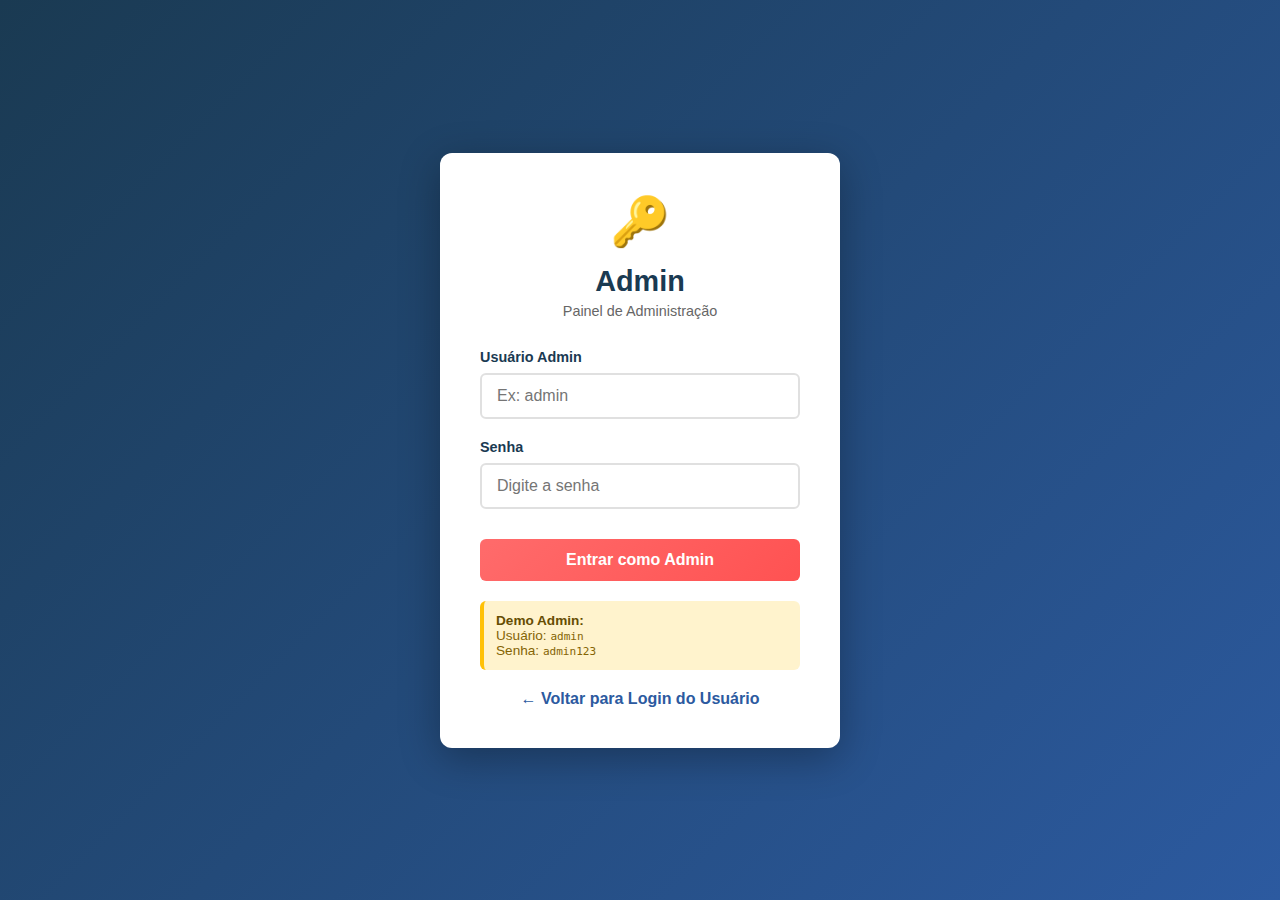
<file: admin-login.html>
<!DOCTYPE html>
<html lang="pt-BR">
<head>
    <meta charset="UTF-8">
    <meta name="viewport" content="width=device-width, initial-scale=1.0">
    <title>Academia - Admin Login</title>
    <style>
        * {
            margin: 0;
            padding: 0;
            box-sizing: border-box;
        }

        body {
            font-family: 'Segoe UI', Tahoma, Geneva, Verdana, sans-serif;
            background: linear-gradient(135deg, #1a3a52 0%, #2c5aa0 100%);
            min-height: 100vh;
            display: flex;
            align-items: center;
            justify-content: center;
        }

        .login-container {
            background: white;
            padding: 40px;
            border-radius: 12px;
            box-shadow: 0 10px 40px rgba(0, 0, 0, 0.3);
            width: 100%;
            max-width: 400px;
        }

        .login-header {
            text-align: center;
            margin-bottom: 30px;
        }

        .login-icon {
            font-size: 3em;
            margin-bottom: 15px;
        }

        .login-header h1 {
            color: #1a3a52;
            font-size: 1.8em;
            margin-bottom: 5px;
        }

        .login-header p {
            color: #666;
            font-size: 0.9em;
        }

        .form-group {
            margin-bottom: 20px;
        }

        .form-group label {
            display: block;
            color: #1a3a52;
            font-weight: 600;
            margin-bottom: 8px;
            font-size: 0.9em;
        }

        .form-group input {
            width: 100%;
            padding: 12px 15px;
            border: 2px solid #e0e0e0;
            border-radius: 6px;
            font-size: 1em;
            transition: all 0.3s ease;
            font-family: 'Segoe UI', Tahoma, Geneva, Verdana, sans-serif;
        }

        .form-group input:focus {
            outline: none;
            border-color: #2c5aa0;
            background: #f0f8f4;
        }

        .btn-login {
            width: 100%;
            padding: 12px;
            background: linear-gradient(135deg, #ff6b6b 0%, #ff5252 100%);
            color: white;
            border: none;
            border-radius: 6px;
            font-size: 1em;
            font-weight: 600;
            cursor: pointer;
            transition: all 0.3s ease;
            margin-top: 10px;
        }

        .btn-login:hover {
            transform: translateY(-2px);
            box-shadow: 0 5px 20px rgba(255, 107, 107, 0.4);
        }

        .error-message {
            color: #ff6b6b;
            background: #ffe0e0;
            padding: 12px;
            border-radius: 6px;
            margin-bottom: 20px;
            font-size: 0.9em;
            border-left: 4px solid #ff6b6b;
            display: none;
        }

        .back-link {
            text-align: center;
            margin-top: 20px;
        }

        .back-link a {
            color: #2c5aa0;
            text-decoration: none;
            font-weight: 600;
        }

        .back-link a:hover {
            text-decoration: underline;
        }

        .demo-info {
            background: #fff3cd;
            padding: 12px;
            border-radius: 6px;
            margin-top: 20px;
            font-size: 0.85em;
            color: #856404;
            border-left: 4px solid #ffc107;
        }

        .demo-info strong {
            color: #664d03;
        }
    </style>
</head>
<body>
    <div class="login-container">
        <div class="login-header">
            <div class="login-icon">🔑</div>
            <h1>Admin</h1>
            <p>Painel de Administração</p>
        </div>

        <div class="error-message" id="errorMessage"></div>

        <form onsubmit="handleAdminLogin(event)">
            <div class="form-group">
                <label for="adminUser">Usuário Admin</label>
                <input type="text" id="adminUser" placeholder="Ex: admin" required>
            </div>

            <div class="form-group">
                <label for="adminPassword">Senha</label>
                <input type="password" id="adminPassword" placeholder="Digite a senha" required>
            </div>

            <button type="submit" class="btn-login">Entrar como Admin</button>
        </form>

        <div class="demo-info">
            <strong>Demo Admin:</strong><br>
            Usuário: <code>admin</code><br>
            Senha: <code>admin123</code>
        </div>

        <div class="back-link">
            <a href="login.html">← Voltar para Login do Usuário</a>
        </div>
    </div>

    <script>
        const ADMIN_CREDENTIALS = {
            username: 'admin',
            password: 'admin123'
        };

        function handleAdminLogin(event) {
            event.preventDefault();
            
            const username = document.getElementById('adminUser').value;
            const password = document.getElementById('adminPassword').value;
            const errorDiv = document.getElementById('errorMessage');

            if (username === ADMIN_CREDENTIALS.username && password === ADMIN_CREDENTIALS.password) {
                localStorage.setItem('adminUser', 'true');
                window.location.href = 'admin.html';
            } else {
                errorDiv.textContent = '❌ Credenciais de admin incorretas!';
                errorDiv.style.display = 'block';
            }
        }

        // Se já está logado como admin, redireciona
        window.addEventListener('load', () => {
            const adminUser = localStorage.getItem('adminUser');
            if (adminUser) {
                window.location.href = 'admin.html';
            }
        });
    </script>
</body>
</html>
</file>
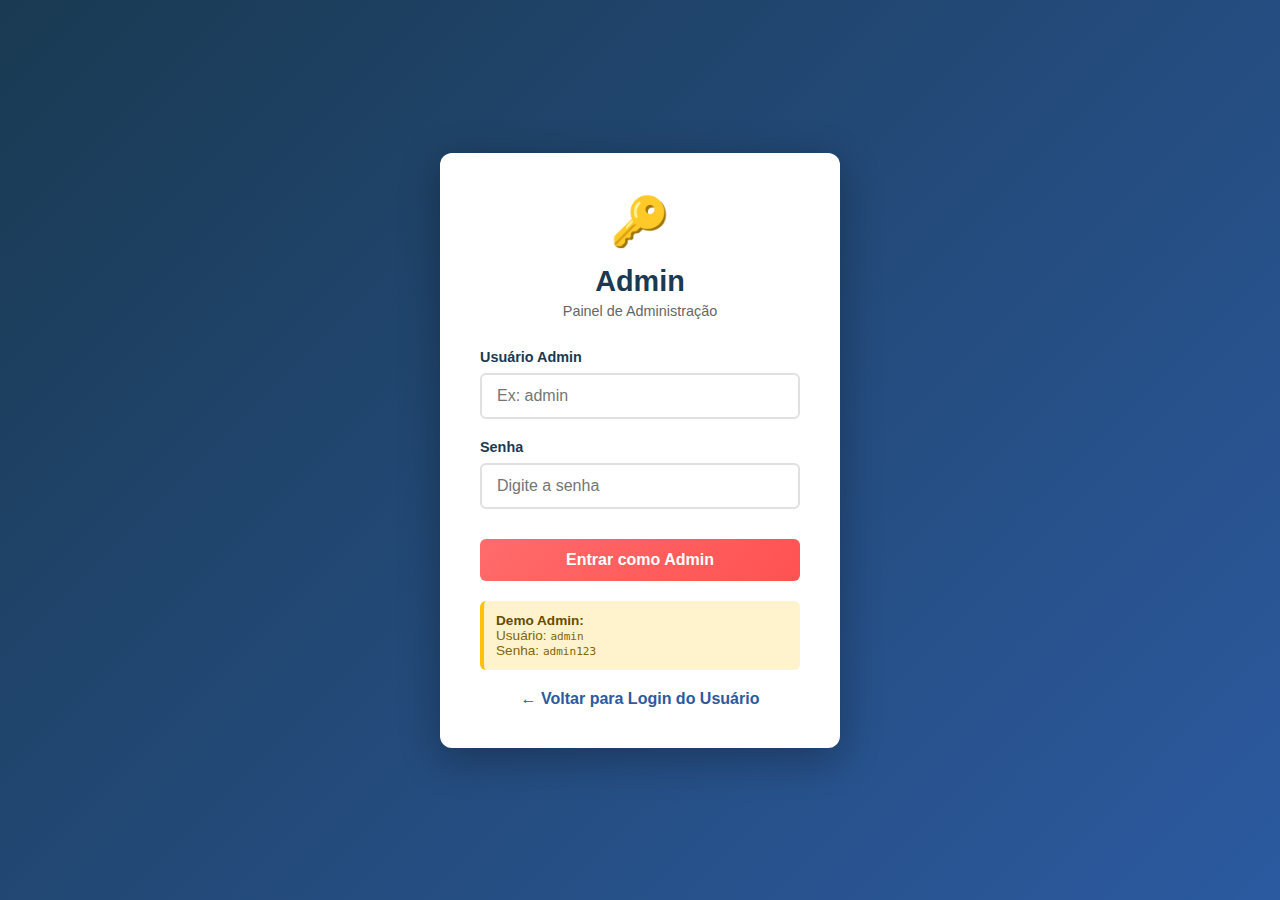
<file: admin.html>
<!DOCTYPE html>
<html lang="pt-BR">
<head>
    <meta charset="UTF-8">
    <meta name="viewport" content="width=device-width, initial-scale=1.0">
    <title>Academia - Painel Admin</title>
    <style>
        * {
            margin: 0;
            padding: 0;
            box-sizing: border-box;
        }

        body {
            font-family: 'Segoe UI', Tahoma, Geneva, Verdana, sans-serif;
            background: #f5f5f5;
        }

        .header {
            background: linear-gradient(135deg, #ff6b6b 0%, #ff5252 100%);
            color: white;
            padding: 20px;
            display: flex;
            justify-content: space-between;
            align-items: center;
            box-shadow: 0 2px 8px rgba(0, 0, 0, 0.1);
        }

        .header h1 {
            font-size: 1.5em;
        }

        .btn-logout {
            background: rgba(255, 255, 255, 0.2);
            color: white;
            border: 2px solid white;
            padding: 8px 16px;
            border-radius: 6px;
            cursor: pointer;
            font-weight: 600;
            transition: all 0.3s ease;
        }

        .btn-logout:hover {
            background: rgba(255, 255, 255, 0.3);
        }

        .container {
            max-width: 1200px;
            margin: 0 auto;
            padding: 20px;
        }

        .tabs {
            display: flex;
            gap: 10px;
            margin-bottom: 20px;
            border-bottom: 2px solid #ddd;
        }

        .tab-btn {
            padding: 12px 20px;
            background: transparent;
            border: none;
            border-bottom: 3px solid transparent;
            cursor: pointer;
            font-weight: 600;
            color: #666;
            transition: all 0.3s ease;
            font-size: 1em;
        }

        .tab-btn.active {
            color: #ff6b6b;
            border-bottom-color: #ff6b6b;
        }

        .tab-content {
            display: none;
        }

        .tab-content.active {
            display: block;
        }

        .form-group {
            margin-bottom: 15px;
        }

        .form-group label {
            display: block;
            color: #333;
            font-weight: 600;
            margin-bottom: 5px;
        }

        .form-group input,
        .form-group select,
        .form-group textarea {
            width: 100%;
            padding: 10px;
            border: 2px solid #ddd;
            border-radius: 6px;
            font-family: 'Segoe UI', Tahoma, Geneva, Verdana, sans-serif;
            font-size: 1em;
        }

        .form-group input:focus,
        .form-group select:focus,
        .form-group textarea:focus {
            outline: none;
            border-color: #ff6b6b;
            background: #fff9f9;
        }

        .btn-primary {
            background: #ff6b6b;
            color: white;
            padding: 10px 20px;
            border: none;
            border-radius: 6px;
            cursor: pointer;
            font-weight: 600;
            transition: all 0.3s ease;
        }

        .btn-primary:hover {
            background: #ff5252;
        }

        .users-list {
            background: white;
            border-radius: 8px;
            box-shadow: 0 2px 8px rgba(0, 0, 0, 0.1);
        }

        .user-item {
            padding: 15px;
            border-bottom: 1px solid #eee;
            display: flex;
            justify-content: space-between;
            align-items: center;
            cursor: pointer;
            transition: all 0.2s ease;
        }

        .user-item:hover {
            background: #f9f9f9;
        }

        .user-item.selected {
            background: #fff3f3;
            border-left: 4px solid #ff6b6b;
        }

        .user-info {
            flex: 1;
        }

        .user-info h3 {
            color: #333;
            margin-bottom: 5px;
        }

        .user-info p {
            color: #666;
            font-size: 0.9em;
        }

        .exercises-grid {
            display: grid;
            grid-template-columns: repeat(auto-fill, minmax(300px, 1fr));
            gap: 15px;
            margin-top: 20px;
        }

        .exercise-card {
            background: white;
            padding: 15px;
            border-radius: 8px;
            box-shadow: 0 2px 8px rgba(0, 0, 0, 0.1);
        }

        .exercise-card h4 {
            color: #333;
            margin-bottom: 10px;
        }

        .exercise-meta {
            font-size: 0.9em;
            color: #666;
        }

        .exercise-meta p {
            margin: 5px 0;
        }

        .modal {
            display: none;
            position: fixed;
            top: 0;
            left: 0;
            width: 100%;
            height: 100%;
            background: rgba(0, 0, 0, 0.5);
            z-index: 1000;
            justify-content: center;
            align-items: center;
        }

        .modal.active {
            display: flex;
        }

        .modal-content {
            background: white;
            padding: 30px;
            border-radius: 8px;
            max-width: 500px;
            width: 90%;
            max-height: 90vh;
            overflow-y: auto;
        }

        .modal-header {
            font-size: 1.3em;
            font-weight: 600;
            color: #333;
            margin-bottom: 20px;
            border-bottom: 2px solid #ff6b6b;
            padding-bottom: 10px;
        }

        .close-modal {
            position: absolute;
            top: 15px;
            right: 15px;
            background: transparent;
            border: none;
            font-size: 1.5em;
            cursor: pointer;
            color: #666;
        }

        .success-message {
            background: #d4edda;
            color: #155724;
            padding: 12px;
            border-radius: 6px;
            margin-bottom: 20px;
            display: none;
        }

        .error-message {
            background: #f8d7da;
            color: #721c24;
            padding: 12px;
            border-radius: 6px;
            margin-bottom: 20px;
            display: none;
        }

        .training-group {
            margin-bottom: 25px;
        }

        .training-group h3 {
            color: #333;
            margin-bottom: 12px;
            padding-bottom: 8px;
            border-bottom: 2px solid #ff6b6b;
        }

        .training-exercise {
            background: #f9f9f9;
            padding: 12px;
            margin-bottom: 8px;
            border-radius: 6px;
            display: flex;
            justify-content: space-between;
            align-items: center;
            border-left: 4px solid #ff6b6b;
        }

        .exercise-details {
            flex: 1;
        }

        .exercise-details p {
            margin: 3px 0;
            font-size: 0.9em;
            color: #666;
        }

        .btn-danger {
            background: #ff6b6b;
            color: white;
            border: none;
            padding: 6px 12px;
            border-radius: 4px;
            cursor: pointer;
            font-weight: 600;
            font-size: 0.9em;
            transition: all 0.2s ease;
        }

        .btn-danger:hover {
            background: #ff5252;
        }

        .add-exercise-form {
            background: #f0f8f4;
            padding: 15px;
            border-radius: 6px;
            margin-top: 15px;
            border-left: 4px solid #4caf50;
        }

        .add-exercise-form h4 {
            color: #333;
            margin-bottom: 12px;
        }

        .exercise-select {
            display: grid;
            grid-template-columns: repeat(auto-fill, minmax(250px, 1fr));
            gap: 10px;
        }

        .exercise-option {
            padding: 10px;
            background: white;
            border: 2px solid #ddd;
            border-radius: 6px;
            cursor: pointer;
            transition: all 0.2s ease;
        }

        .exercise-option:hover {
            border-color: #ff6b6b;
            background: #fff9f9;
        }

        .exercise-option.selected {
            border-color: #ff6b6b;
            background: #fff0f0;
        }

        .exercise-option h4 {
            color: #333;
            font-size: 0.95em;
            margin-bottom: 5px;
        }

        .exercise-option p {
            color: #666;
            font-size: 0.85em;
            margin: 2px 0;
        }
    </style>
</head>
<body>
    <div class="header">
        <h1>🔑 Painel de Administração</h1>
        <button class="btn-logout" onclick="handleAdminLogout()">🚪 Sair</button>
    </div>

    <div class="container">
        <!-- Abas -->
        <div class="tabs">
            <button class="tab-btn active" onclick="switchTab('usuarios')">👥 Usuários</button>
            <button class="tab-btn" onclick="switchTab('exercicios')">💪 Exercícios</button>
            <button class="tab-btn" onclick="switchTab('treinos')">📅 Treinos</button>
            <button class="tab-btn" onclick="switchTab('historico')">📊 Histórico</button>
        </div>

        <!-- Tab: Usuários -->
        <div id="usuarios" class="tab-content active">
            <h2>Gerenciar Usuários</h2>
            <button class="btn-primary" onclick="openUserModal()">+ Novo Usuário</button>
            
            <div class="success-message" id="successMsg"></div>
            <div class="error-message" id="errorMsg"></div>

            <div class="users-list" id="usersList"></div>
        </div>

        <!-- Tab: Exercícios -->
        <div id="exercicios" class="tab-content">
            <h2>Gerenciar Exercícios</h2>
            <button class="btn-primary" onclick="openExerciseModal()">+ Novo Exercício</button>
            
            <div class="exercises-grid" id="exercisesList"></div>
        </div>

        <!-- Tab: Treinos -->
        <div id="treinos" class="tab-content">
            <h2>Gerenciar Treinos dos Usuários</h2>
            <p style="color: #666; margin-bottom: 20px;">Clique em um usuário para editar seu treino.</p>
            
            <div class="users-list" id="usersForTraining"></div>
            <div id="trainingPanel" style="margin-top: 20px; background: white; padding: 20px; border-radius: 8px; box-shadow: 0 2px 8px rgba(0, 0, 0, 0.1); display: none;"></div>
        </div>

        <!-- Tab: Histórico -->
        <div id="historico" class="tab-content">
            <h2>Histórico de Treinos</h2>
            <p style="color: #666; margin-bottom: 20px;">Visualize o histórico de treinos de cada usuário.</p>
            
            <div style="margin-bottom: 20px;">
                <label style="font-weight: 600; color: #333; display: block; margin-bottom: 10px;">Selecione um Usuário:</label>
                <select id="userHistorySelect" onchange="loadUserHistory(this.value)" style="width: 100%; max-width: 400px; padding: 10px; border: 1px solid #ddd; border-radius: 4px; font-size: 1em;">
                    <option value="">-- Selecione um usuário --</option>
                </select>
            </div>
            
            <div id="historyPanel" style="background: white; padding: 20px; border-radius: 8px; box-shadow: 0 2px 8px rgba(0, 0, 0, 0.1);"></div>
        </div>
    </div>

    <!-- Modal Usuário -->
    <div id="userModal" class="modal">
        <div class="modal-content" style="position: relative;">
            <button class="close-modal" onclick="closeUserModal()">×</button>
            <div class="modal-header">Novo Usuário</div>
            <form onsubmit="saveUser(event)">
                <div class="form-group">
                    <label>Nome Completo</label>
                    <input type="text" id="userName" required>
                </div>
                <div class="form-group">
                    <label>Nome de Usuário</label>
                    <input type="text" id="userUsername" required>
                </div>
                <div class="form-group">
                    <label>Senha</label>
                    <input type="password" id="userPassword" required>
                </div>
                <div class="form-group">
                    <label>Rotina</label>
                    <input type="text" id="userRoutine" placeholder="Ex: PPL 1 NOVO">
                </div>
                <div class="form-group">
                    <label>Objetivo</label>
                    <input type="text" id="userGoal" placeholder="Ex: Ganho de Massa">
                </div>
                <button type="submit" class="btn-primary">Salvar Usuário</button>
            </form>
        </div>
    </div>

    <!-- Modal Exercício -->
    <div id="exerciseModal" class="modal">
        <div class="modal-content" style="position: relative;">
            <button class="close-modal" onclick="closeExerciseModal()">×</button>
            <div class="modal-header">Novo Exercício</div>
            <form onsubmit="saveExercise(event)">
                <div class="form-group">
                    <label>Nome do Exercício</label>
                    <input type="text" id="exerciseName" required>
                </div>
                <div class="form-group">
                    <label>Grupo Muscular</label>
                    <select id="exerciseGroup" required>
                        <option value="">Selecione...</option>
                        <option value="push">Push</option>
                        <option value="pull">Pull</option>
                        <option value="legs">Legs</option>
                    </select>
                </div>
                <div class="form-group">
                    <label>Séries</label>
                    <input type="text" id="exerciseSeries" placeholder="Ex: 3x12">
                </div>
                <div class="form-group">
                    <label>Carga</label>
                    <input type="text" id="exerciseLoad" placeholder="Ex: 10kg">
                </div>
                <div class="form-group">
                    <label>Intervalo</label>
                    <input type="text" id="exerciseInterval" placeholder="Ex: 50s">
                </div>
                <div class="form-group">
                    <label>Instruções</label>
                    <textarea id="exerciseInstructions" rows="4"></textarea>
                </div>
                <button type="submit" class="btn-primary">Salvar Exercício</button>
            </form>
        </div>
    </div>

    <script>
        const DEMO_USERS = {
            'Leandro': {
                password: '123456',
                id: 1,
                name: 'Leandro Barba',
                routine: 'PPL 1 NOVO',
                goal: 'Redução de gordura/Hipertrofia - Intermediário'
            },
            'João': {
                password: 'senha123',
                id: 2,
                name: 'João Silva',
                routine: 'Full Body',
                goal: 'Ganho de Massa'
            },
            'Maria': {
                password: 'senha123',
                id: 3,
                name: 'Maria Santos',
                routine: 'ABCD',
                goal: 'Ganho de Massa'
            }
        };

        let allUsers = { ...DEMO_USERS };
        let selectedUser = null;

        // Exercícios de demo - COMPLETA BIBLIOTECA COM 19 EXERCÍCIOS
        const DEMO_EXERCISES = {
            // PUSH (10 exercícios)
            1: { name: 'Supino reto barra', grupo: 'push', series: '3x12 drop set', load: '80kg', interval: '50s', instructions: 'Drop set na última série', id: 1 },
            2: { name: 'Supino inclinado 30 halteres', grupo: 'push', series: '3x10/10/6', load: '20kg', interval: '50s', instructions: 'Progressivo em carga', id: 2 },
            3: { name: 'Crucifixo Fly ou PecDeck máquina', grupo: 'push', series: '3x12', load: '40kg', interval: '45s', instructions: 'Movimento controlado', id: 3 },
            4: { name: 'Crucifixo polia alta', grupo: 'push', series: '1x25', load: '25kg', interval: '50s', instructions: 'Série única com bastante volume', id: 4 },
            5: { name: 'Desenvolvimento máquina', grupo: 'push', series: '4x12', load: '60kg', interval: '50s', instructions: 'Cotovelos nunca trancam', id: 5 },
            6: { name: 'Tríceps francês barra polia baixa', grupo: 'push', series: '4x12', load: '40kg', interval: '50s', instructions: 'Cotovelos fixos, estenda completamente', id: 6 },
            7: { name: 'Tríceps francês corda polia baixa', grupo: 'push', series: '3x12-15', load: '35kg', interval: '45s', instructions: 'Puxe a corda em direção às coxas', id: 7 },
            8: { name: 'Pulley tríceps barra reta', grupo: 'push', series: '3x12-15', load: '30kg', interval: '45s', instructions: 'Palmas para baixo, cotovelos fixos', id: 8 },
            9: { name: 'Pulley tríceps supinado', grupo: 'push', series: '3x12-15', load: '25kg', interval: '45s', instructions: 'Palmas para cima, movimento controlado', id: 9 },
            10: { name: 'Tríceps pulley corda', grupo: 'push', series: '3x12-15', load: '35kg', interval: '45s', instructions: 'Afaste a corda no final do movimento', id: 10 },
            
            // PULL (6 exercícios)
            11: { name: 'Puxada frontal aberta', grupo: 'pull', series: '4x8-10', load: '80kg', interval: '60s', instructions: 'Puxe até o peito, puxe com escápula', id: 11 },
            12: { name: 'Puxada frontal aberta (variação)', grupo: 'pull', series: '4x8-10', load: '75kg', interval: '60s', instructions: 'Pegada mais fechada, puxe até queixo', id: 12 },
            13: { name: 'Remada sentada máquina', grupo: 'pull', series: '4x10-12', load: '90kg', interval: '60s', instructions: 'Costas eretas, puxe para abdômen', id: 13 },
            14: { name: 'Rosca em Pé Halteres', grupo: 'pull', series: '3x8-10', load: '18kg', interval: '60s', instructions: 'Cotovelos fixos, sem balançar corpo', id: 14 },
            15: { name: 'Rosca Bíceps Halteres', grupo: 'pull', series: '3x8-10', load: '18kg', interval: '60s', instructions: 'Movimento alternado ou simultâneo', id: 15 },
            16: { name: 'Rosca Direta em Pé Polia baixa', grupo: 'pull', series: '3x10-12', load: '35kg', interval: '50s', instructions: 'Cotovelos fixos, movimento controlado', id: 16 },
            
            // LEGS (3 exercícios)
            17: { name: 'Agachamento Livre', grupo: 'legs', series: '4x8-10', load: '120kg', interval: '90s', instructions: 'Profundidade até paralelo, peito para cima', id: 17 },
            18: { name: 'Legpress Horizontal', grupo: 'legs', series: '4x8-10', load: '280kg', interval: '60s', instructions: 'Pés afastados, não tranque joelhos', id: 18 },
            19: { name: 'Cadeira Adutora', grupo: 'legs', series: '3x12-15', load: '80kg', interval: '45s', instructions: 'Aduto as coxas completamente', id: 19 }
        };

        function checkAdminLogin() {
            if (!localStorage.getItem('adminUser')) {
                window.location.href = 'admin-login.html';
            }
        }

        function handleAdminLogout() {
            if (confirm('Tem certeza que deseja sair?')) {
                localStorage.removeItem('adminUser');
                window.location.href = 'admin-login.html';
            }
        }

        function switchTab(tabName) {
            document.querySelectorAll('.tab-content').forEach(tab => tab.classList.remove('active'));
            document.querySelectorAll('.tab-btn').forEach(btn => btn.classList.remove('active'));
            
            document.getElementById(tabName).classList.add('active');
            event.target.classList.add('active');

            if (tabName === 'usuarios') loadUsers();
            if (tabName === 'exercicios') loadExercises();
            if (tabName === 'treinos') loadUsersForTraining();
            if (tabName === 'historico') loadHistoricoTab();
        }

        function loadUsers() {
            const usersList = document.getElementById('usersList');
            usersList.innerHTML = Object.entries(allUsers).map(([username, user]) => `
                <div class="user-item">
                    <div class="user-info">
                        <h3>${user.name}</h3>
                        <p>Usuário: ${username}</p>
                        <p>Rotina: ${user.routine}</p>
                        <p>Objetivo: ${user.goal}</p>
                    </div>
                </div>
            `).join('');
        }

        function loadExercises() {
            let exercises = JSON.parse(localStorage.getItem('allExercises'));
            
            // Se não houver exercícios, usa os de demo
            if (!exercises || Object.keys(exercises).length === 0) {
                exercises = DEMO_EXERCISES;
                localStorage.setItem('allExercises', JSON.stringify(exercises));
            }
            
            const exercisesList = document.getElementById('exercisesList');
            
            if (Object.keys(exercises).length === 0) {
                exercisesList.innerHTML = '<p style="grid-column: 1/-1; text-align: center; padding: 40px; color: #666;">Nenhum exercício cadastrado ainda.</p>';
                return;
            }

            // Agrupar exercícios por categoria
            const grouped = {
                push: [],
                pull: [],
                legs: []
            };
            
            Object.entries(exercises).forEach(([id, ex]) => {
                if (grouped[ex.grupo]) {
                    grouped[ex.grupo].push([id, ex]);
                }
            });

            // Renderizar por grupos
            let html = '';
            const groupIcons = { push: '💪', pull: '🔙', legs: '🦵' };
            const groupNames = { push: 'Push (Peito, Ombro, Tríceps)', pull: 'Pull (Costas, Bíceps)', legs: 'Legs (Pernas)' };
            
            Object.entries(grouped).forEach(([group, items]) => {
                if (items.length > 0) {
                    html += `
                        <div style="margin-bottom: 30px;">
                            <h3 style="color: #ff6b6b; margin-bottom: 15px; font-size: 1.2em;">
                                ${groupIcons[group]} ${groupNames[group]} (${items.length} exercícios)
                            </h3>
                            <div style="display: grid; grid-template-columns: repeat(auto-fill, minmax(300px, 1fr)); gap: 15px;">
                    `;
                    
                    items.forEach(([id, ex]) => {
                        html += `
                            <div class="exercise-card" style="background: white; padding: 15px; border-radius: 8px; box-shadow: 0 2px 8px rgba(0,0,0,0.1); border-left: 4px solid #ff6b6b;">
                                <h4 style="color: #333; margin-bottom: 10px;">${ex.name}</h4>
                                <div class="exercise-meta" style="font-size: 0.9em;">
                                    <p><strong>Séries:</strong> ${ex.series}</p>
                                    <p><strong>Carga:</strong> ${ex.load}</p>
                                    <p><strong>Intervalo:</strong> ${ex.interval}</p>
                                    <p style="margin-top: 8px; color: #666; font-size: 0.85em; font-style: italic;">${ex.instructions}</p>
                                </div>
                            </div>
                        `;
                    });
                    
                    html += `
                            </div>
                        </div>
                    `;
                }
            });
            
            exercisesList.innerHTML = html;
        }

        function openUserModal() {
            document.getElementById('userModal').classList.add('active');
        }

        function closeUserModal() {
            document.getElementById('userModal').classList.remove('active');
            document.getElementById('userName').value = '';
            document.getElementById('userUsername').value = '';
            document.getElementById('userPassword').value = '';
            document.getElementById('userRoutine').value = '';
            document.getElementById('userGoal').value = '';
        }

        function saveUser(event) {
            event.preventDefault();
            
            const name = document.getElementById('userName').value;
            const username = document.getElementById('userUsername').value;
            const password = document.getElementById('userPassword').value;
            const routine = document.getElementById('userRoutine').value;
            const goal = document.getElementById('userGoal').value;

            if (allUsers[username]) {
                alert('Este nome de usuário já existe!');
                return;
            }

            const newId = Math.max(...Object.values(allUsers).map(u => u.id), 0) + 1;
            allUsers[username] = { name, password, id: newId, routine, goal };

            localStorage.setItem('allUsers', JSON.stringify(allUsers));

            showSuccess('Usuário criado com sucesso!');
            closeUserModal();
            loadUsers();
        }

        function openExerciseModal() {
            document.getElementById('exerciseModal').classList.add('active');
        }

        function closeExerciseModal() {
            document.getElementById('exerciseModal').classList.remove('active');
        }

        function saveExercise(event) {
            event.preventDefault();

            const name = document.getElementById('exerciseName').value;
            const grupo = document.getElementById('exerciseGroup').value;
            const series = document.getElementById('exerciseSeries').value;
            const load = document.getElementById('exerciseLoad').value;
            const interval = document.getElementById('exerciseInterval').value;
            const instructions = document.getElementById('exerciseInstructions').value;

            let exercises = JSON.parse(localStorage.getItem('allExercises')) || {};
            const newId = Math.max(...Object.keys(exercises).map(Number), 0) + 1;

            exercises[newId] = { name, grupo, series, load, interval, instructions, id: newId };
            localStorage.setItem('allExercises', JSON.stringify(exercises));

            showSuccess('Exercício criado com sucesso!');
            closeExerciseModal();
            loadExercises();
        }

        function loadUsersForTraining() {
            const usersList = document.getElementById('usersForTraining');
            usersList.innerHTML = Object.entries(allUsers).map(([username, user]) => `
                <div class="user-item" onclick="selectUserForTraining('${username}')">
                    <div class="user-info">
                        <h3>${user.name}</h3>
                        <p>Usuário: ${username}</p>
                    </div>
                </div>
            `).join('');
        }

        function selectUserForTraining(username) {
            selectedUser = username;
            document.querySelectorAll('#usersForTraining .user-item').forEach(item => {
                item.classList.remove('selected');
            });
            event.currentTarget.classList.add('selected');

            loadUserTraining();
        }

        function loadUserTraining() {
            if (!selectedUser) return;

            const panel = document.getElementById('trainingPanel');
            let allExercises = JSON.parse(localStorage.getItem('allExercises'));
            
            // Se não houver exercícios salvos, usa os de demo
            if (!allExercises || Object.keys(allExercises).length === 0) {
                allExercises = DEMO_EXERCISES;
                localStorage.setItem('allExercises', JSON.stringify(DEMO_EXERCISES));
            }
            
            const userTraining = JSON.parse(localStorage.getItem(`training_${selectedUser}`)) || {};

            panel.style.display = 'block';

            let html = `<h3>📅 Treino de ${allUsers[selectedUser].name}</h3>`;

            ['push', 'pull', 'legs'].forEach(grupo => {
                const groupExercises = Object.entries(allExercises).filter(([id, ex]) => ex.grupo === grupo);
                const userGroupExercises = userTraining[grupo] || [];

                html += `<div class="training-group">
                    <h3>${grupo === 'push' ? '💪 Push' : grupo === 'pull' ? '🔙 Pull' : '🦵 Legs'}</h3>`;

                if (userGroupExercises.length > 0) {
                    html += userGroupExercises.map(exId => {
                        const ex = allExercises[exId];
                        if (!ex) return '';
                        
                        // Carrega valores customizados ou usa os padrões
                        let customTraining = JSON.parse(localStorage.getItem(`custom_training_${selectedUser}`)) || {};
                        let userExerciseData = customTraining[exId] || { series: ex.series, load: ex.load };
                        
                        return `
                            <div class="training-exercise">
                                <div class="exercise-details">
                                    <p><strong>${ex.name}</strong></p>
                                    <div style="margin-top: 10px; display: grid; grid-template-columns: 1fr 1fr; gap: 10px;">
                                        <div>
                                            <label style="font-size: 0.9em; color: #666;">Séries/Reps:</label>
                                            <input type="text" id="series_${exId}" value="${userExerciseData.series}" style="width: 100%; padding: 6px; border: 1px solid #ddd; border-radius: 4px; font-size: 0.9em;" placeholder="ex: 3x12">
                                        </div>
                                        <div>
                                            <label style="font-size: 0.9em; color: #666;">Carga:</label>
                                            <input type="text" id="load_${exId}" value="${userExerciseData.load}" style="width: 100%; padding: 6px; border: 1px solid #ddd; border-radius: 4px; font-size: 0.9em;" placeholder="ex: 10kg">
                                        </div>
                                    </div>
                                    <p style="font-size: 0.85em; color: #999; margin-top: 5px;">Intervalo: ${ex.interval}</p>
                                </div>
                                <div style="display: flex; gap: 5px;">
                                    <button class="btn-primary" onclick="saveExerciseCustomization('${selectedUser}', ${exId}, document.getElementById('series_${exId}').value, document.getElementById('load_${exId}').value)" style="flex: 1; padding: 8px; background: #28a745; color: white; border: none; border-radius: 4px; cursor: pointer;">✓ Salvar</button>
                                    <button class="btn-danger" onclick="removeExerciseFromTraining('${selectedUser}', '${grupo}', ${exId})" style="flex: 1; padding: 8px; background: #dc3545; color: white; border: none; border-radius: 4px; cursor: pointer;">✕ Remover</button>
                                </div>
                            </div>
                        `;
                    }).join('');
                } else {
                    html += `<p style="color: #999; font-style: italic;">Nenhum exercício atribuído</p>`;
                }

                // Formulário para adicionar exercícios
                const availableExercises = groupExercises.filter(([id]) => !userGroupExercises.includes(parseInt(id)));
                
                if (availableExercises.length > 0) {
                    html += `
                        <div class="add-exercise-form">
                            <h4>✨ Adicionar Exercício (${availableExercises.length} disponíveis)</h4>
                            <div class="exercise-select">
                                ${availableExercises.map(([id, ex]) => `
                                    <div class="exercise-option" onclick="addExerciseToTraining('${selectedUser}', '${grupo}', ${id})" style="padding: 12px; background: white; border: 2px solid #ddd; border-radius: 6px; cursor: pointer; transition: all 0.2s ease;">
                                        <h4 style="color: #333; font-size: 0.95em; margin-bottom: 8px; font-weight: 600;">${ex.name}</h4>
                                        <div style="font-size: 0.85em; color: #666;">
                                            <p>📋 Séries: <strong>${ex.series}</strong></p>
                                            <p>⚖️ Carga: <strong>${ex.load}</strong></p>
                                            <p>⏱️ Intervalo: <strong>${ex.interval}</strong></p>
                                            ${ex.instructions ? `<p style="margin-top: 5px; color: #999; font-size: 0.8em; font-style: italic;">💡 ${ex.instructions}</p>` : ''}
                                        </div>
                                    </div>
                                `).join('')}
                            </div>
                        </div>
                    `;
                }

                html += `</div>`;
            });

            panel.innerHTML = html;
        }

        function addExerciseToTraining(username, grupo, exerciseId) {
            console.log(`Adding exercise ${exerciseId} to ${username} group ${grupo}`);
            
            let userTraining = JSON.parse(localStorage.getItem(`training_${username}`)) || { push: [], pull: [], legs: [] };
            if (!userTraining[grupo]) userTraining[grupo] = [];
            
            const exId = parseInt(exerciseId);
            if (!userTraining[grupo].includes(exId)) {
                userTraining[grupo].push(exId);
                localStorage.setItem(`training_${username}`, JSON.stringify(userTraining));
                console.log('Exercise added. New training:', userTraining);
                showSuccess('Exercício adicionado com sucesso!');
                loadUserTraining(); // Recarrega a interface
            } else {
                console.log('Exercise already in training');
            }
        }

        function saveExerciseCustomization(username, exerciseId, series, load) {
            console.log(`Saving customization for exercise ${exerciseId}: series=${series}, load=${load}`);
            
            let customTraining = JSON.parse(localStorage.getItem(`custom_training_${username}`)) || {};
            customTraining[exerciseId] = {
                series: series.trim() || 'N/A',
                load: load.trim() || 'N/A'
            };
            
            localStorage.setItem(`custom_training_${username}`, JSON.stringify(customTraining));
            showSuccess('Carga e repetições atualizadas com sucesso!');
            loadUserTraining();
        }

        function removeExerciseFromTraining(username, grupo, exerciseId) {
            if (confirm('Tem certeza que deseja remover este exercício?')) {
                let userTraining = JSON.parse(localStorage.getItem(`training_${username}`)) || {};
                if (userTraining[grupo]) {
                    userTraining[grupo] = userTraining[grupo].filter(id => id !== parseInt(exerciseId));
                    localStorage.setItem(`training_${username}`, JSON.stringify(userTraining));
                    showSuccess('Exercício removido com sucesso!');
                    loadUserTraining();
                }
            }
        }

        function updateUserTraining(username, grupo) {
            const checkboxes = document.querySelectorAll(`input[type="checkbox"][value]`);
            const selectedExercises = Array.from(document.querySelectorAll(`input[type="checkbox"]:checked`))
                .filter(cb => {
                    const ex = JSON.parse(localStorage.getItem('allExercises'))[cb.value];
                    return ex && ex.grupo === grupo;
                })
                .map(cb => parseInt(cb.value));

            let userTraining = JSON.parse(localStorage.getItem(`training_${username}`)) || {};
            userTraining[grupo] = selectedExercises;
            localStorage.setItem(`training_${username}`, JSON.stringify(userTraining));

            showSuccess('Treino atualizado com sucesso!');
        }

        function showSuccess(msg) {
            const successDiv = document.getElementById('successMsg');
            successDiv.textContent = '✅ ' + msg;
            successDiv.style.display = 'block';
            setTimeout(() => successDiv.style.display = 'none', 3000);
        }

        // ============ FUNÇÕES DE HISTÓRICO ============

        function loadHistoricoTab() {
            const select = document.getElementById('userHistorySelect');
            select.innerHTML = '<option value="">-- Selecione um usuário --</option>';
            
            Object.entries(allUsers).forEach(([username, user]) => {
                const option = document.createElement('option');
                option.value = username;
                option.textContent = user.name;
                select.appendChild(option);
            });
            
            document.getElementById('historyPanel').innerHTML = '<p style="color: #999; text-align: center;">Selecione um usuário para visualizar seu histórico</p>';
        }

        function loadUserHistory(username) {
            if (!username) {
                document.getElementById('historyPanel').innerHTML = '<p style="color: #999; text-align: center;">Selecione um usuário para visualizar seu histórico</p>';
                return;
            }

            const storageKey = `training_session_${username}`;
            const sessionData = JSON.parse(localStorage.getItem(storageKey)) || {};
            const customTraining = JSON.parse(localStorage.getItem(`custom_training_${username}`)) || {};
            const allExercises = JSON.parse(localStorage.getItem('allExercises')) || DEMO_EXERCISES;
            
            // Simula histórico dos últimos 30 dias (base no localStorage atual)
            const historyPanel = document.getElementById('historyPanel');
            let html = '';
            
            if (!sessionData.date) {
                historyPanel.innerHTML = '<p style="color: #999; text-align: center; padding: 40px;">Nenhum histórico de treino para este usuário</p>';
                return;
            }

            // Cria histórico simulado dos últimos 7 dias
            const trainingHistory = generateTrainingHistory(username, sessionData, customTraining, allExercises);
            
            if (trainingHistory.length === 0) {
                historyPanel.innerHTML = '<p style="color: #999; text-align: center; padding: 40px;">Nenhum histórico de treino para este usuário</p>';
                return;
            }

            html = `
                <div style="display: grid; grid-template-columns: repeat(auto-fill, minmax(300px, 1fr)); gap: 15px;">
            `;

            trainingHistory.forEach(entry => {
                html += `
                    <div style="background: #f8f9fa; border-left: 4px solid #667eea; padding: 15px; border-radius: 8px;">
                        <div style="display: flex; justify-content: space-between; align-items: center; margin-bottom: 12px;">
                            <h4 style="margin: 0; color: #333;">${entry.date}</h4>
                            <span style="background: #667eea; color: white; padding: 4px 10px; border-radius: 20px; font-size: 0.85em; font-weight: 600;">✓ Concluído</span>
                        </div>
                        <div style="display: grid; grid-template-columns: 1fr 1fr; gap: 10px; margin-bottom: 12px;">
                            <div style="background: white; padding: 10px; border-radius: 6px; text-align: center;">
                                <div style="font-size: 0.85em; color: #666; margin-bottom: 5px;">⏱️ Tempo</div>
                                <div style="font-size: 1.3em; font-weight: 700; color: #333; font-family: monospace;">${entry.time}</div>
                            </div>
                            <div style="background: white; padding: 10px; border-radius: 6px; text-align: center;">
                                <div style="font-size: 0.85em; color: #666; margin-bottom: 5px;">💪 Exercícios</div>
                                <div style="font-size: 1.3em; font-weight: 700; color: #333;">${entry.exercises}</div>
                            </div>
                        </div>
                        <div style="background: white; padding: 10px; border-radius: 6px; text-align: center;">
                            <div style="font-size: 0.85em; color: #666; margin-bottom: 5px;">🏋️ Carga Total</div>
                            <div style="font-size: 1.2em; font-weight: 700; color: #667eea;">${entry.load}</div>
                        </div>
                    </div>
                `;
            });

            html += '</div>';
            historyPanel.innerHTML = html;
        }

        function generateTrainingHistory(username, sessionData, customTraining, allExercises) {
            const history = [];
            const exercises = JSON.parse(localStorage.getItem(STORAGE_KEY)) || DEMO_DATA;
            
            // Cria entrada do dia atual se houver dados
            if (sessionData.date && sessionData.elapsedSeconds > 0) {
                const stats = calculateTrainingStats(exercises, customTraining);
                history.push({
                    date: new Date(sessionData.date).toLocaleDateString('pt-BR', { 
                        weekday: 'long', 
                        year: 'numeric', 
                        month: 'short', 
                        day: 'numeric' 
                    }).replace(/^\w/, (c) => c.toUpperCase()),
                    time: formatTime(sessionData.elapsedSeconds),
                    exercises: stats.totalExercises,
                    load: stats.totalLoad
                });
            }

            // Simula dados dos dias anteriores (apenas para visualização)
            const daysToSimulate = 6;
            for (let i = 1; i < daysToSimulate; i++) {
                const date = new Date();
                date.setDate(date.getDate() - i);
                
                // Simula treinos aleatoriamente para os últimos dias
                if (Math.random() > 0.3) {
                    history.push({
                        date: date.toLocaleDateString('pt-BR', { 
                            weekday: 'long', 
                            year: 'numeric', 
                            month: 'short', 
                            day: 'numeric' 
                        }).replace(/^\w/, (c) => c.toUpperCase()),
                        time: `${String(Math.floor(Math.random() * 2)).padStart(2, '0')}:${String(Math.floor(Math.random() * 59) + 1).padStart(2, '0')}:${String(Math.floor(Math.random() * 59)).padStart(2, '0')}`,
                        exercises: Math.floor(Math.random() * 5) + 7,
                        load: `${Math.floor(Math.random() * 300) + 200} kg`
                    });
                }
            }

            return history;
        }

        function calculateTrainingStats(exercises, customTraining) {
            let totalExercises = 0;
            let totalLoadValue = 0;
            
            Object.keys(exercises).forEach(group => {
                if (Array.isArray(exercises[group])) {
                    exercises[group].forEach(ex => {
                        if (ex.completed) {
                            totalExercises++;
                            
                            const customLoad = customTraining[ex.id]?.load || ex.load || '0kg';
                            const loadMatch = customLoad.match(/(\d+(?:\.\d+)?)/);
                            if (loadMatch) {
                                totalLoadValue += parseFloat(loadMatch[1]);
                            }
                        }
                    });
                }
            });
            
            return {
                totalExercises: totalExercises,
                totalLoad: `${Math.round(totalLoadValue)} kg`
            };
        }

        function formatTime(seconds) {
            const hours = Math.floor(seconds / 3600);
            const minutes = Math.floor((seconds % 3600) / 60);
            const secs = seconds % 60;
            
            return `${String(hours).padStart(2, '0')}:${String(minutes).padStart(2, '0')}:${String(secs).padStart(2, '0')}`;
        }

        window.addEventListener('load', () => {
            checkAdminLogin();
            loadUsers();
        });
    </script>
</body>
</html>
</file>
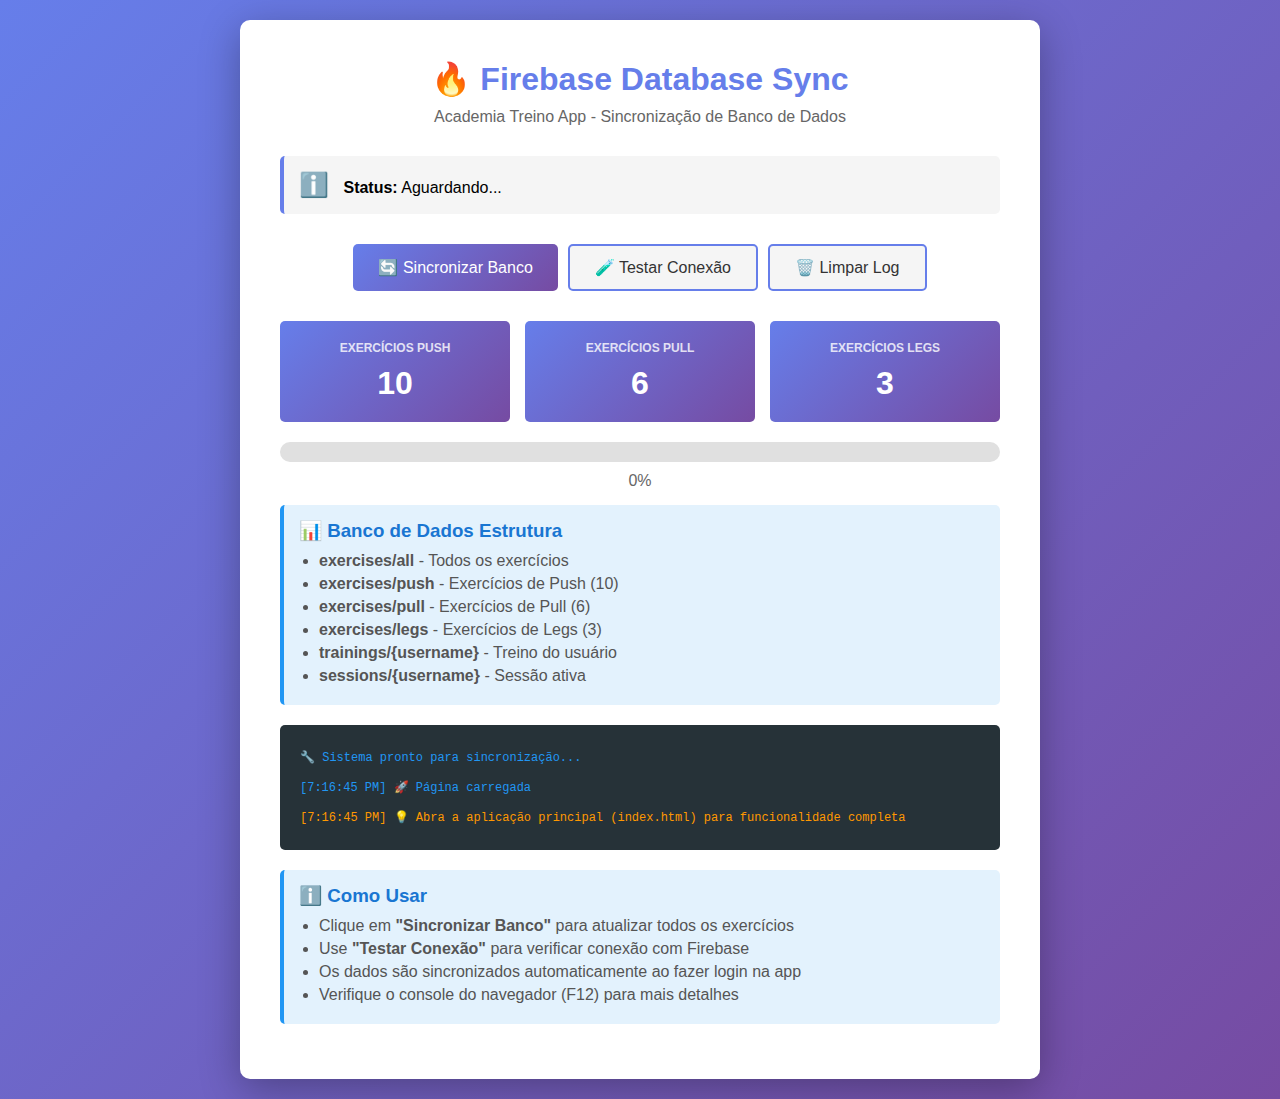
<file: firebase-sync.html>
<!DOCTYPE html>
<html lang="pt-br">
<head>
    <meta charset="UTF-8">
    <meta name="viewport" content="width=device-width, initial-scale=1.0">
    <title>Firebase Database Sync - Academia App</title>
    <style>
        * {
            margin: 0;
            padding: 0;
            box-sizing: border-box;
        }
        
        body {
            font-family: 'Segoe UI', Tahoma, Geneva, Verdana, sans-serif;
            background: linear-gradient(135deg, #667eea 0%, #764ba2 100%);
            min-height: 100vh;
            padding: 20px;
        }
        
        .container {
            max-width: 800px;
            margin: 0 auto;
            background: white;
            border-radius: 10px;
            box-shadow: 0 10px 40px rgba(0, 0, 0, 0.3);
            padding: 40px;
        }
        
        h1 {
            color: #667eea;
            margin-bottom: 10px;
            text-align: center;
        }
        
        .subtitle {
            text-align: center;
            color: #666;
            margin-bottom: 30px;
        }
        
        .status-box {
            background: #f5f5f5;
            border-left: 4px solid #667eea;
            padding: 15px;
            margin-bottom: 20px;
            border-radius: 5px;
        }
        
        .status-box.success {
            border-left-color: #4caf50;
            background: #e8f5e9;
        }
        
        .status-box.warning {
            border-left-color: #ff9800;
            background: #fff3e0;
        }
        
        .status-box.error {
            border-left-color: #f44336;
            background: #ffebee;
        }
        
        .status-icon {
            font-size: 24px;
            margin-right: 10px;
        }
        
        button {
            background: linear-gradient(135deg, #667eea 0%, #764ba2 100%);
            color: white;
            border: none;
            padding: 12px 25px;
            border-radius: 5px;
            cursor: pointer;
            font-size: 16px;
            margin: 10px 5px;
            transition: transform 0.2s, box-shadow 0.2s;
        }
        
        button:hover {
            transform: translateY(-2px);
            box-shadow: 0 5px 15px rgba(102, 126, 234, 0.4);
        }
        
        button:active {
            transform: translateY(0);
        }
        
        button.secondary {
            background: #f5f5f5;
            color: #333;
            border: 2px solid #667eea;
        }
        
        button.secondary:hover {
            background: #667eea;
            color: white;
        }
        
        .button-group {
            display: flex;
            flex-wrap: wrap;
            justify-content: center;
            margin: 20px 0;
        }
        
        .info-box {
            background: #e3f2fd;
            border-left: 4px solid #2196f3;
            padding: 15px;
            margin: 15px 0;
            border-radius: 5px;
        }
        
        .info-box h3 {
            color: #1976d2;
            margin-bottom: 10px;
        }
        
        .info-box ul {
            margin-left: 20px;
            color: #555;
        }
        
        .info-box li {
            margin: 5px 0;
        }
        
        .stats {
            display: grid;
            grid-template-columns: repeat(3, 1fr);
            gap: 15px;
            margin: 20px 0;
        }
        
        .stat-card {
            background: linear-gradient(135deg, #667eea 0%, #764ba2 100%);
            color: white;
            padding: 20px;
            border-radius: 5px;
            text-align: center;
        }
        
        .stat-card h4 {
            font-size: 12px;
            opacity: 0.8;
            margin-bottom: 10px;
        }
        
        .stat-card .number {
            font-size: 32px;
            font-weight: bold;
        }
        
        .log-box {
            background: #263238;
            color: #4db8ff;
            padding: 15px;
            border-radius: 5px;
            font-family: 'Courier New', monospace;
            font-size: 12px;
            max-height: 300px;
            overflow-y: auto;
            margin: 20px 0;
        }
        
        .log-entry {
            margin: 5px 0;
            padding: 5px;
        }
        
        .log-entry.success {
            color: #4caf50;
        }
        
        .log-entry.error {
            color: #f44336;
        }
        
        .log-entry.warning {
            color: #ff9800;
        }
        
        .log-entry.info {
            color: #2196f3;
        }
        
        .progress-bar {
            width: 100%;
            height: 20px;
            background: #e0e0e0;
            border-radius: 10px;
            overflow: hidden;
            margin: 10px 0;
        }
        
        .progress-fill {
            height: 100%;
            background: linear-gradient(90deg, #667eea 0%, #764ba2 100%);
            width: 0%;
            transition: width 0.3s;
        }
        
        @media (max-width: 600px) {
            .container {
                padding: 20px;
            }
            
            .stats {
                grid-template-columns: 1fr;
            }
            
            button {
                width: 100%;
            }
        }
    </style>
</head>
<body>
    <div class="container">
        <h1>🔥 Firebase Database Sync</h1>
        <p class="subtitle">Academia Treino App - Sincronização de Banco de Dados</p>
        
        <div id="statusBox" class="status-box">
            <span class="status-icon">⏳</span>
            <strong>Status:</strong> Carregando...
        </div>
        
        <div class="button-group">
            <button onclick="syncDatabase()">🔄 Sincronizar Banco</button>
            <button onclick="testConnection()" class="secondary">🧪 Testar Conexão</button>
            <button onclick="clearLog()" class="secondary">🗑️ Limpar Log</button>
        </div>
        
        <div class="stats">
            <div class="stat-card">
                <h4>EXERCÍCIOS PUSH</h4>
                <div class="number">10</div>
            </div>
            <div class="stat-card">
                <h4>EXERCÍCIOS PULL</h4>
                <div class="number">6</div>
            </div>
            <div class="stat-card">
                <h4>EXERCÍCIOS LEGS</h4>
                <div class="number">3</div>
            </div>
        </div>
        
        <div class="progress-bar">
            <div id="progressFill" class="progress-fill"></div>
        </div>
        <p style="text-align: center; color: #666; margin-top: 5px;">
            <span id="progressText">0%</span>
        </p>
        
        <div class="info-box">
            <h3>📊 Banco de Dados Estrutura</h3>
            <ul>
                <li><strong>exercises/all</strong> - Todos os exercícios</li>
                <li><strong>exercises/push</strong> - Exercícios de Push (10)</li>
                <li><strong>exercises/pull</strong> - Exercícios de Pull (6)</li>
                <li><strong>exercises/legs</strong> - Exercícios de Legs (3)</li>
                <li><strong>trainings/{username}</strong> - Treino do usuário</li>
                <li><strong>sessions/{username}</strong> - Sessão ativa</li>
            </ul>
        </div>
        
        <div class="log-box" id="logBox">
            <div class="log-entry info">🔧 Sistema pronto para sincronização...</div>
        </div>
        
        <div class="info-box">
            <h3>ℹ️ Como Usar</h3>
            <ul>
                <li>Clique em <strong>"Sincronizar Banco"</strong> para atualizar todos os exercícios</li>
                <li>Use <strong>"Testar Conexão"</strong> para verificar conexão com Firebase</li>
                <li>Os dados são sincronizados automaticamente ao fazer login na app</li>
                <li>Verifique o console do navegador (F12) para mais detalhes</li>
            </ul>
        </div>
    </div>

    <script>
        const logBox = document.getElementById('logBox');
        const statusBox = document.getElementById('statusBox');
        const progressFill = document.getElementById('progressFill');
        const progressText = document.getElementById('progressText');
        
        function addLog(message, type = 'info') {
            const entry = document.createElement('div');
            entry.className = `log-entry ${type}`;
            entry.textContent = `[${new Date().toLocaleTimeString()}] ${message}`;
            logBox.appendChild(entry);
            logBox.scrollTop = logBox.scrollHeight;
        }
        
        function updateStatus(message, type = 'info') {
            const icons = {
                'success': '✅',
                'error': '❌',
                'warning': '⚠️',
                'info': 'ℹ️'
            };
            
            statusBox.className = `status-box ${type}`;
            statusBox.innerHTML = `
                <span class="status-icon">${icons[type]}</span>
                <strong>Status:</strong> ${message}
            `;
        }
        
        function updateProgress(percent) {
            progressFill.style.width = percent + '%';
            progressText.textContent = percent + '%';
        }
        
        function clearLog() {
            logBox.innerHTML = '';
            addLog('Log limpo', 'info');
        }
        
        async function testConnection() {
            addLog('🧪 Testando conexão com Firebase...', 'info');
            updateStatus('Testando conexão...', 'warning');
            updateProgress(25);
            
            try {
                // Verificar se está no index.html (que tem acesso a Firebase)
                if (typeof firebaseReady === 'undefined') {
                    addLog('⚠️ Firebase não carregado. Abra a aplicação principal primeiro!', 'warning');
                    updateStatus('Firebase não disponível - abra index.html primeiro', 'warning');
                    updateProgress(0);
                    return;
                }
                
                if (!firebaseReady) {
                    addLog('⏳ Aguardando Firebase inicializar...', 'info');
                    updateProgress(50);
                    
                    // Aguardar Firebase ficar pronto
                    for (let i = 0; i < 10; i++) {
                        await new Promise(r => setTimeout(r, 500));
                        if (firebaseReady) break;
                    }
                }
                
                if (firebaseReady) {
                    addLog('✅ Conexão com Firebase estabelecida!', 'success');
                    updateProgress(100);
                    updateStatus('Conexão OK - Firebase pronto!', 'success');
                } else {
                    addLog('❌ Firebase não inicializou', 'error');
                    updateStatus('Erro - Firebase não inicializou', 'error');
                    updateProgress(0);
                }
            } catch (error) {
                addLog(`❌ Erro: ${error.message}`, 'error');
                updateStatus('Erro na conexão', 'error');
                updateProgress(0);
            }
        }
        
        async function syncDatabase() {
            addLog('📤 Iniciando sincronização do banco...', 'info');
            updateStatus('Sincronizando...', 'warning');
            updateProgress(10);
            
            try {
                if (typeof syncExercisesDatabase === 'undefined') {
                    addLog('⚠️ Função de sync não disponível. Abra index.html primeiro!', 'warning');
                    updateStatus('Função de sync não disponível', 'warning');
                    updateProgress(0);
                    return;
                }
                
                updateProgress(30);
                addLog('🔄 Chamando sincExercisesDatabase()...', 'info');
                
                const result = await syncExercisesDatabase();
                
                updateProgress(80);
                
                if (result) {
                    addLog('✅ Banco sincronizado com sucesso!', 'success');
                    addLog('📊 Total: 19 exercícios (Push: 10, Pull: 6, Legs: 3)', 'success');
                    updateProgress(100);
                    updateStatus('Sincronização concluída com sucesso!', 'success');
                } else {
                    addLog('❌ Erro na sincronização', 'error');
                    updateStatus('Erro na sincronização', 'error');
                    updateProgress(0);
                }
            } catch (error) {
                addLog(`❌ Erro: ${error.message}`, 'error');
                updateStatus('Erro durante sincronização', 'error');
                updateProgress(0);
            }
        }
        
        // Testar conexão automaticamente ao carregar
        window.addEventListener('load', () => {
            setTimeout(() => {
                addLog('🚀 Página carregada', 'info');
                addLog('💡 Abra a aplicação principal (index.html) para funcionalidade completa', 'warning');
                updateStatus('Aguardando...');
            }, 500);
        });
    </script>
</body>
</html>
</file>
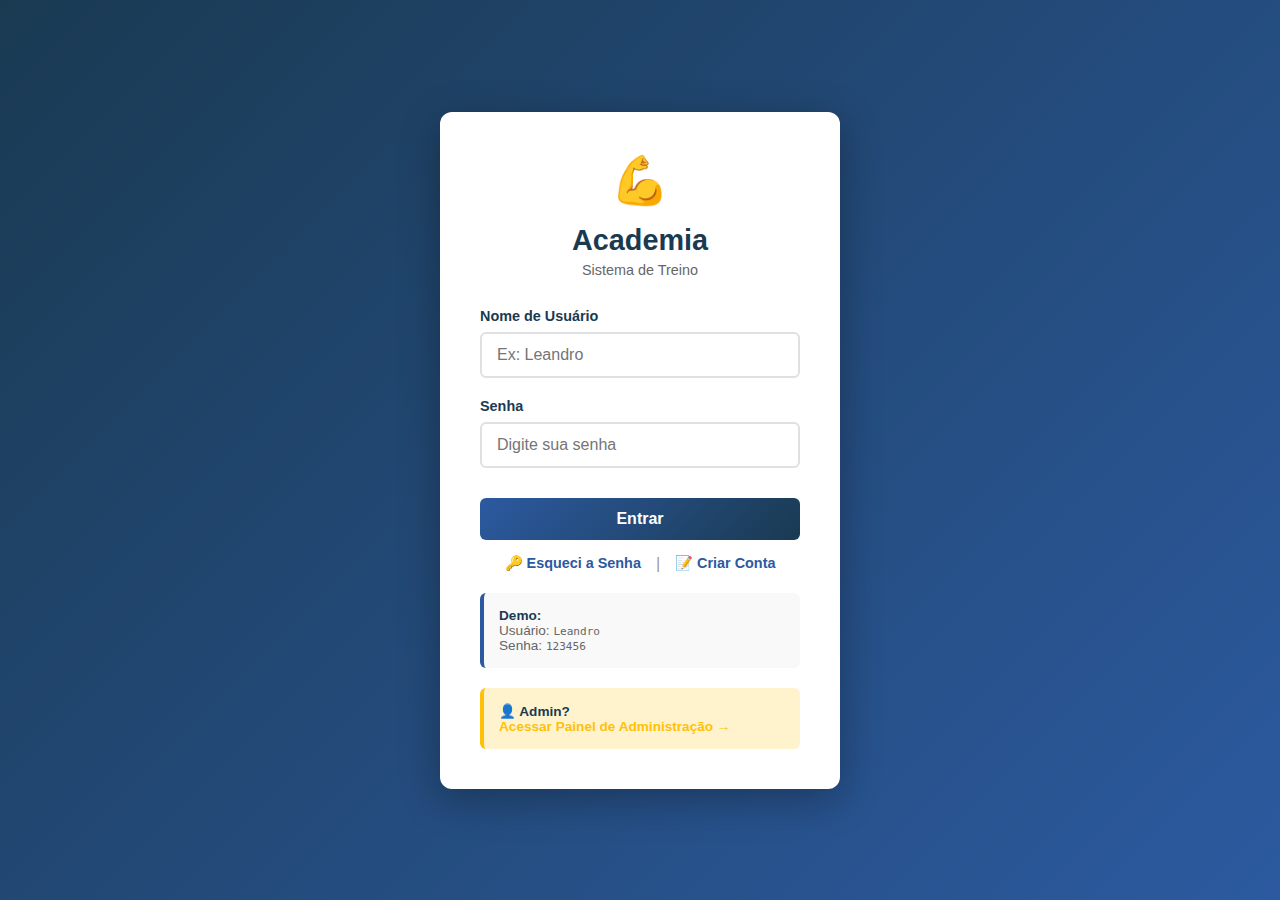
<file: login.html>
<!DOCTYPE html>
<html lang="pt-BR">
<head>
    <meta charset="UTF-8">
    <meta name="viewport" content="width=device-width, initial-scale=1.0">
    <!-- Force refresh - Remove old cache -->
    <meta http-equiv="Cache-Control" content="no-cache, no-store, must-revalidate">
    <meta http-equiv="Pragma" content="no-cache">
    <meta http-equiv="Expires" content="0">
    <title>Academia - Login</title>
    <style>
        * {
            margin: 0;
            padding: 0;
            box-sizing: border-box;
        }

        body {
            font-family: 'Segoe UI', Tahoma, Geneva, Verdana, sans-serif;
            background: linear-gradient(135deg, #1a3a52 0%, #2c5aa0 100%);
            min-height: 100vh;
            display: flex;
            align-items: center;
            justify-content: center;
        }

        .login-container {
            background: white;
            padding: 40px;
            border-radius: 12px;
            box-shadow: 0 10px 40px rgba(0, 0, 0, 0.3);
            width: 100%;
            max-width: 400px;
        }

        .login-header {
            text-align: center;
            margin-bottom: 30px;
        }

        .login-icon {
            font-size: 3em;
            margin-bottom: 15px;
        }

        .login-header h1 {
            color: #1a3a52;
            font-size: 1.8em;
            margin-bottom: 5px;
        }

        .login-header p {
            color: #666;
            font-size: 0.9em;
        }

        .form-group {
            margin-bottom: 20px;
        }

        .form-group label {
            display: block;
            color: #1a3a52;
            font-weight: 600;
            margin-bottom: 8px;
            font-size: 0.9em;
        }

        .form-group input {
            width: 100%;
            padding: 12px 15px;
            border: 2px solid #e0e0e0;
            border-radius: 6px;
            font-size: 1em;
            transition: all 0.3s ease;
            font-family: 'Segoe UI', Tahoma, Geneva, Verdana, sans-serif;
        }

        .form-group input:focus {
            outline: none;
            border-color: #2c5aa0;
            background: #f0f8f4;
        }

        .btn-login {
            width: 100%;
            padding: 12px;
            background: linear-gradient(135deg, #2c5aa0 0%, #1a3a52 100%);
            color: white;
            border: none;
            border-radius: 6px;
            font-size: 1em;
            font-weight: 600;
            cursor: pointer;
            transition: all 0.3s ease;
            margin-top: 10px;
        }

        .btn-login:hover {
            transform: translateY(-2px);
            box-shadow: 0 5px 20px rgba(44, 90, 160, 0.4);
        }

        .btn-login:active {
            transform: translateY(0);
        }

        .error-message {
            color: #ff6b6b;
            background: #ffe0e0;
            padding: 12px;
            border-radius: 6px;
            margin-bottom: 20px;
            font-size: 0.9em;
            border-left: 4px solid #ff6b6b;
            display: none;
        }

        .demo-users {
            background: #f9f9f9;
            padding: 15px;
            border-radius: 6px;
            margin-top: 20px;
            font-size: 0.85em;
            color: #666;
            border-left: 4px solid #2c5aa0;
        }

        .demo-users strong {
            color: #1a3a52;
        }
    </style>
</head>
<body>
    <div class="login-container" id="loginForm">
        <div class="login-header">
            <div class="login-icon">💪</div>
            <h1>Academia</h1>
            <p>Sistema de Treino</p>
        </div>

        <div class="error-message" id="errorMessage"></div>

        <form onsubmit="handleLogin(event)">
            <div class="form-group">
                <label for="username">Nome de Usuário</label>
                <input type="text" id="username" placeholder="Ex: Leandro" required>
            </div>

            <div class="form-group">
                <label for="password">Senha</label>
                <input type="password" id="password" placeholder="Digite sua senha" required>
            </div>

            <button type="submit" class="btn-login">Entrar</button>
        </form>

        <div style="display: flex; gap: 15px; margin-top: 15px; justify-content: center; flex-wrap: wrap;">
            <a href="#" onclick="showForgotPassword(event)" style="color: #2c5aa0; text-decoration: none; font-size: 0.9em; font-weight: 600;">🔑 Esqueci a Senha</a>
            <span style="color: #999;">|</span>
            <a href="#" onclick="showRegister(event)" style="color: #2c5aa0; text-decoration: none; font-size: 0.9em; font-weight: 600;">📝 Criar Conta</a>
        </div>

        <div class="demo-users">
            <strong>Demo:</strong><br>
            Usuário: <code>Leandro</code><br>
            Senha: <code>123456</code>
        </div>

        <div class="demo-users" style="margin-top: 20px; background: #fff3cd; border-left-color: #ffc107;">
            <strong>👤 Admin?</strong><br>
            <a href="admin-login.html" style="color: #ffc107; text-decoration: none; font-weight: 600;">Acessar Painel de Administração →</a>
        </div>
    </div>

    <script>
        // Carregar usuários do localStorage (criados no admin)
        let USERS = {};
        
        function loadUsersFromStorage() {
            const allUsers = localStorage.getItem('allUsers');
            if (allUsers) {
                const users = JSON.parse(allUsers);
                // Converter do formato do admin para o formato do login
                Object.entries(users).forEach(([username, user]) => {
                    USERS[username] = {
                        password: user.password,
                        id: user.id || Math.random(),
                        name: user.name,
                        routine: user.routine,
                        goal: user.goal
                    };
                });
                console.log('✅ Usuários carregados do localStorage:', Object.keys(USERS));
                updateDemoUsersDisplay();
            } else {
                // Usar usuários padrão se nenhum foi criado
                USERS = {
                    'Leandro': {
                        password: '123456',
                        id: 1,
                        name: 'Leandro Barba',
                        routine: 'PPL 1 NOVO',
                        goal: 'Redução de gordura/Hipertrofia - Intermediário'
                    },
                    'João': {
                        password: 'senha123',
                        id: 2,
                        name: 'João Silva',
                        routine: 'Full Body',
                        goal: 'Ganho de Massa'
                    },
                    'Maria': {
                        password: 'senha123',
                        id: 3,
                        name: 'Maria Santos',
                        routine: 'ABCD',
                        goal: 'Ganho de Massa'
                    }
                };
                console.log('⚠️ Usando usuários padrão');
            }
        }

        function updateDemoUsersDisplay() {
            const demoDiv = document.querySelector('.demo-users');
            if (demoDiv && Object.keys(USERS).length > 0) {
                let html = '<strong>📋 Usuários disponíveis:</strong><br>';
                Object.entries(USERS).forEach(([username, user], index) => {
                    if (index < 3) { // Mostrar apenas os 3 primeiros
                        html += `${username} • `;
                    }
                });
                // Remove o último " • "
                html = html.slice(0, -3);
                demoDiv.innerHTML = html;
            }
        }

        function handleLogin(event) {
            event.preventDefault();
            
            const username = document.getElementById('username').value;
            const password = document.getElementById('password').value;
            const errorDiv = document.getElementById('errorMessage');

            const user = USERS[username];
            
            if (!user || user.password !== password) {
                errorDiv.textContent = '❌ Usuário ou senha incorretos!';
                errorDiv.style.display = 'block';
                console.warn(`❌ Login falhou: username=${username}, usuários disponíveis:`, Object.keys(USERS));
                return;
            }

            // Verificar se o usuário está bloqueado por falta de pagamento
            if (user.status === 'blocked') {
                errorDiv.textContent = '🚫 Acesso Bloqueado! Sua mensalidade está vencida. Entre em contato com a academia.';
                errorDiv.style.display = 'block';
                console.warn(`🚫 Acesso bloqueado para: ${username}`);
                return;
            }

            console.log(`✅ Login bem-sucedido: ${username}`);

            // Salva informações do usuário
            localStorage.setItem('currentUser', JSON.stringify({
                id: user.id,
                username: username,
                name: user.name,
                routine: user.routine,
                goal: user.goal
            }));

            // Redireciona para dashboard (seleção de treino acontece lá)
            window.location.href = 'index.html';
        }

        // Se já está logado, redireciona para dashboard
        window.addEventListener('load', () => {
            loadUsersFromStorage();
            const currentUser = localStorage.getItem('currentUser');
            if (currentUser) {
                window.location.href = 'index.html';
            }
        });

        function showForgotPassword(e) {
            e.preventDefault();
            const loginDiv = document.getElementById('loginForm');
            loginDiv.innerHTML = `
                <div class="login-header">
                    <div class="login-icon">🔑</div>
                    <h1>Recuperar Senha</h1>
                    <p>Digite seu nome de usuário</p>
                </div>

                <div class="error-message" id="errorMessage"></div>

                <form onsubmit="handleResetPassword(event)">
                    <div class="form-group">
                        <label for="resetUsername">Nome de Usuário</label>
                        <input type="text" id="resetUsername" placeholder="Ex: Leandro" required>
                    </div>

                    <button type="submit" class="btn-login" style="background: #ff9800;">Recuperar Senha</button>
                </form>

                <div style="text-align: center; margin-top: 20px;">
                    <a href="#" onclick="showLoginForm(event)" style="color: #2c5aa0; text-decoration: none; font-weight: 600;">← Voltar para Login</a>
                </div>
            `;
        }

        function handleResetPassword(e) {
            e.preventDefault();
            const username = document.getElementById('resetUsername').value;
            const user = USERS[username];
            const errorDiv = document.getElementById('errorMessage');

            if (!user) {
                errorDiv.textContent = '❌ Usuário não encontrado!';
                errorDiv.style.display = 'block';
                return;
            }

            // Mostrar senha (em produção, seria enviada por email)
            alert(`✅ Senha de ${username}:\n\n${user.password}\n\n⚠️ IMPORTANTE: Mude sua senha após fazer login!`);
            showLoginForm(e);
        }

        function showRegister(e) {
            e.preventDefault();
            const loginDiv = document.getElementById('loginForm');
            loginDiv.innerHTML = `
                <div class="login-header">
                    <div class="login-icon">📝</div>
                    <h1>Criar Conta</h1>
                    <p>Preencha seus dados</p>
                </div>

                <div class="error-message" id="errorMessage"></div>

                <form onsubmit="handleRegister(event)">
                    <div class="form-group">
                        <label for="regUsername">Nome de Usuário</label>
                        <input type="text" id="regUsername" placeholder="Ex: seu_usuario" required minlength="3">
                    </div>

                    <div class="form-group">
                        <label for="regName">Nome Completo</label>
                        <input type="text" id="regName" placeholder="Ex: João Silva" required>
                    </div>

                    <div class="form-group">
                        <label for="regPassword">Senha</label>
                        <input type="password" id="regPassword" placeholder="Mínimo 6 caracteres" required minlength="6">
                    </div>

                    <div class="form-group">
                        <label for="regConfirm">Confirmar Senha</label>
                        <input type="password" id="regConfirm" placeholder="Confirme sua senha" required minlength="6">
                    </div>

                    <button type="submit" class="btn-login" style="background: #4caf50;">Criar Conta</button>
                </form>

                <div style="text-align: center; margin-top: 20px;">
                    <a href="#" onclick="showLoginForm(event)" style="color: #2c5aa0; text-decoration: none; font-weight: 600;">← Voltar para Login</a>
                </div>
            `;
        }

        function handleRegister(e) {
            e.preventDefault();
            const username = document.getElementById('regUsername').value;
            const name = document.getElementById('regName').value;
            const password = document.getElementById('regPassword').value;
            const confirm = document.getElementById('regConfirm').value;
            const errorDiv = document.getElementById('errorMessage');

            if (password !== confirm) {
                errorDiv.textContent = '❌ As senhas não coincidem!';
                errorDiv.style.display = 'block';
                return;
            }

            if (USERS[username]) {
                errorDiv.textContent = '❌ Este nome de usuário já existe!';
                errorDiv.style.display = 'block';
                return;
            }

            // Adicionar novo usuário
            USERS[username] = {
                password: password,
                id: Math.random(),
                name: name,
                routine: 'ABCD',
                goal: 'Saúde'
            };

            // Salvar no admin também
            let allUsers = JSON.parse(localStorage.getItem('allUsers')) || {};
            allUsers[username] = USERS[username];
            localStorage.setItem('allUsers', JSON.stringify(allUsers));

            alert(`✅ Conta criada com sucesso, ${name}!\n\nVocê já pode fazer login.`);
            showLoginForm(e);
        }

        function showLoginForm(e) {
            if (e) e.preventDefault();
            window.location.reload();
        }
    </script>
</body>
</html>
</file>
